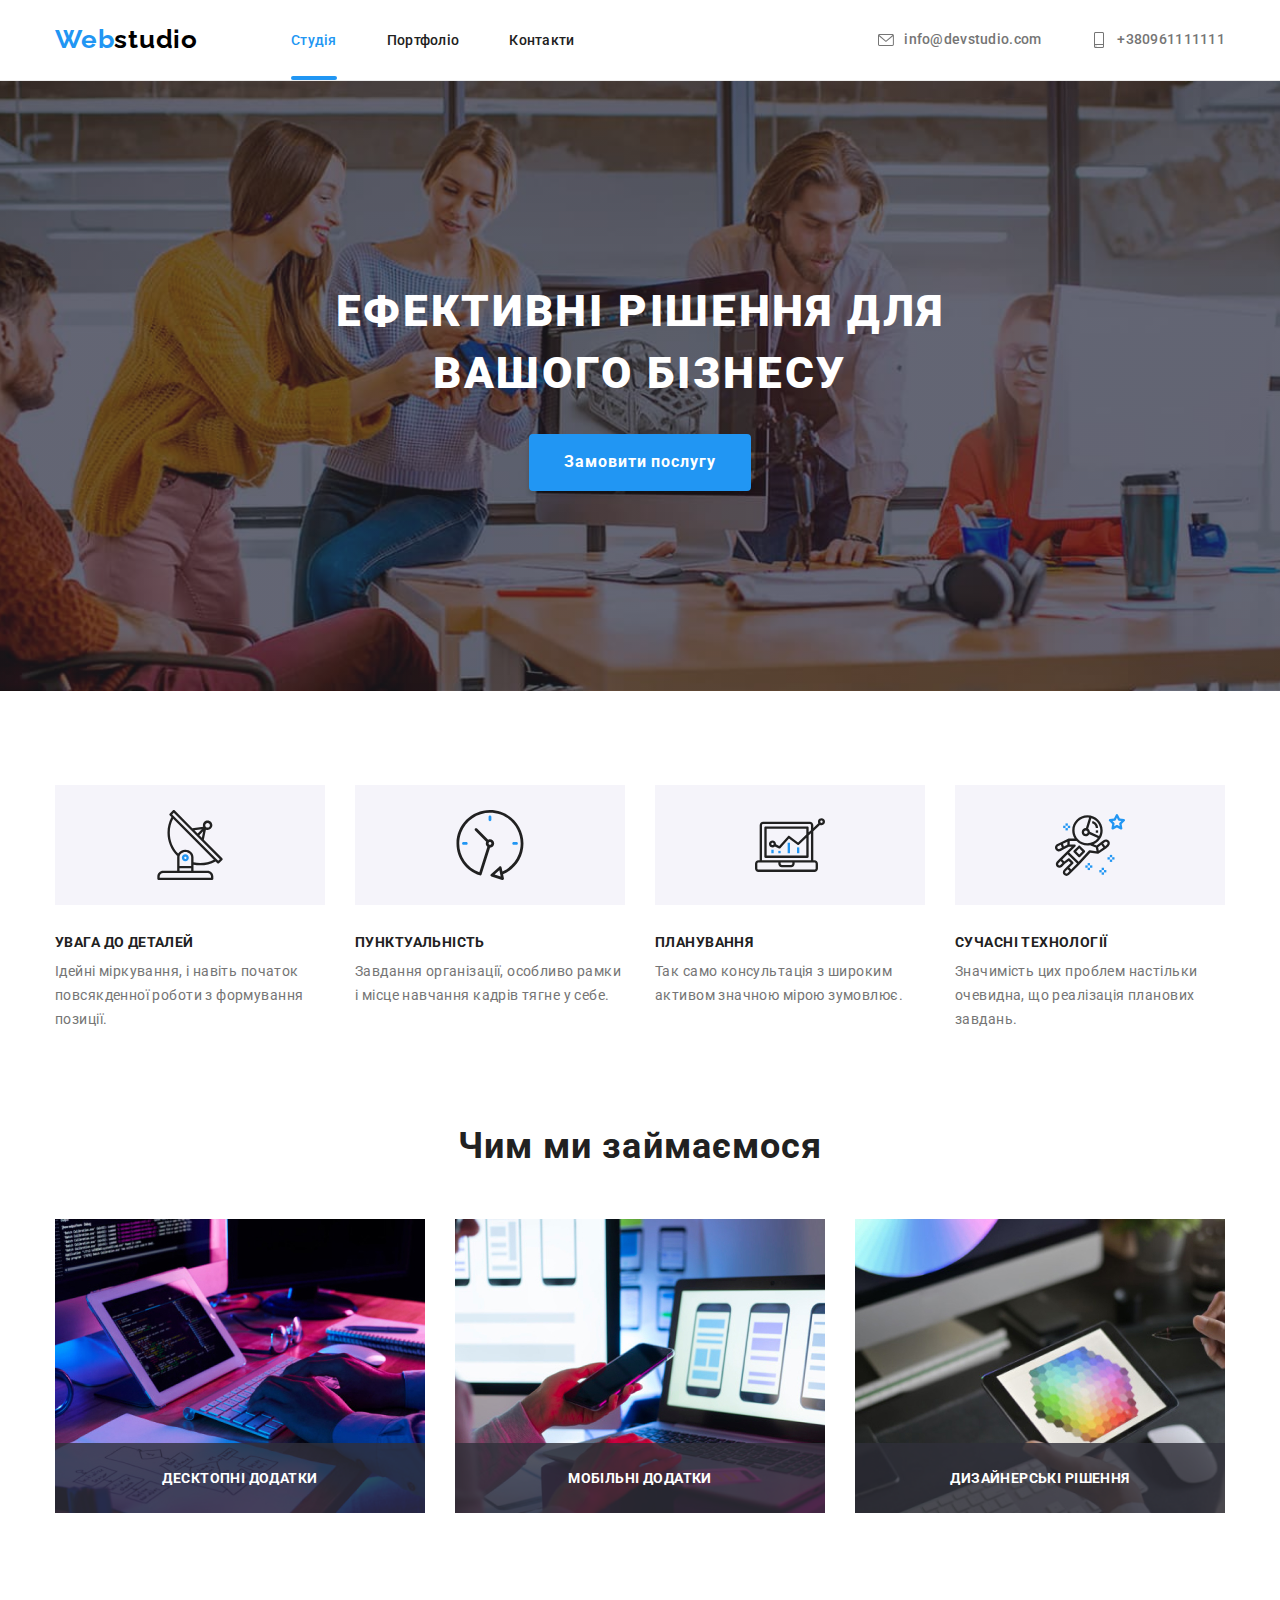
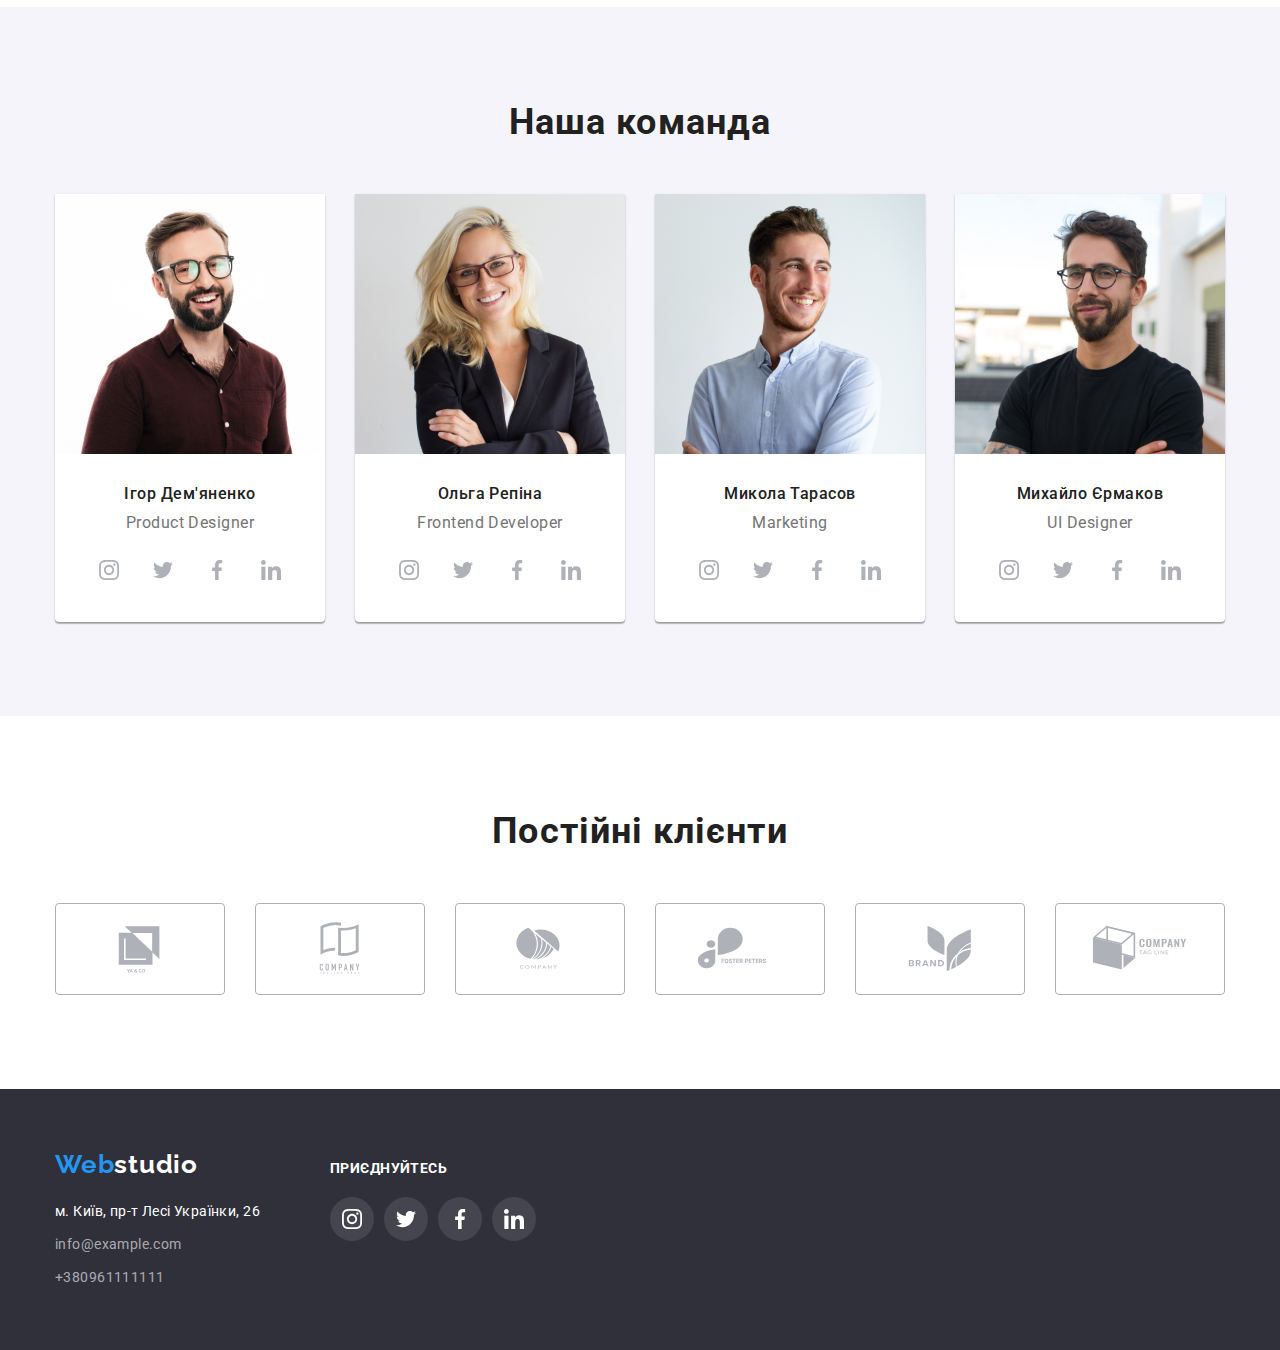
<file: index.html>
<!DOCTYPE html>
<html lang="uk">
    <head>
        <meta charset="UTF-8" />
        <meta http-equiv="X-UA-Compatible" content="IE=edge" />
        <meta name="viewport" content="width=device-width, initial-scale=1.0" />
        <title>Webstudio</title>
        <link rel="preconnect" href="https://fonts.googleapis.com" />
        <link rel="preconnect" href="https://fonts.gstatic.com" crossorigin />
        <link rel="preconnect" href="https://fonts.googleapis.com">
        <link rel="preconnect" href="https://fonts.gstatic.com" crossorigin>
        <link href="https://fonts.googleapis.com/css2?family=Raleway:wght@700&family=Roboto:wght@400;500;700;900&display=swap"
            rel="stylesheet">
        <link rel="stylesheet" href="https://cdnjs.cloudflare.com/ajax/libs/modern-normalize/1.1.0/modern-normalize.min.css">
        <link href="./styles/style.css" rel="stylesheet" />
    </head>
    <body>
        <!-- Header================================================== -->
        <header class="header">
            <div class="header__container container">
                <nav class="header__nav">
                    <a href="./" class="links logo-link">Web<span class="logo-studio">studio</span>
                    </a>
                    <ul class="header__nav-list">
                        <li class="header__nav-item ">
                            <a href="./" class="links header__nav-link curent-link">Студія</a>
                        </li>
                        <li class="header__nav-item">
                            <a href="./portfolio.html" class="links header__nav-link ">Портфоліо</a>
                        </li>
                        <li class="header__nav-item">
                            <a href="" class="links header__nav-link">Контакти</a>
                        </li>
                    </ul>
                </nav>
                <ul class="header__contact-list lists">
                    <li class="header__contact-item">
                        <a href="mailto:info@devstudio.com" class="links header__contact-link">
                            <svg width="16px" height="16px" class="header__contact-icon">
                                <use href="./images/icons.svg#mail">
                                </use>
                            </svg>
                            info@devstudio.com</a>
                    </li>
                    <li class="header__contact-item">
                        <a href="tel:+380961111111" class="links header__contact-link">
                            <svg width="16px" height="16px" class="header__contact-icon">
                                <use href="./images/icons.svg#phone"></use>
                            </svg>
                            +380961111111</a>
                    </li>
                </ul>
            </div>
        </header>
        <!--Main content========================================== -->
        <main>
            <!--Order service==================================== -->
            <section class="hero overlay">
                <h1 class="hero__title">Ефективні рішення для вашого бізнесу</h1>
                <button type="button" class="hero__button" data-modal-open>Замовити послугу</button>
            </section>
            <!--Hilites========================================== -->
            <section class="section">
                <h2 class="hilites__main-title visually-hidden">Відмінності</h2>
                <div class="container">
                    <ul class="lists hilites__list">
                        <li class="hilites__item">
                            <div class="hilites__thumb">
                                <svg width="70px" height="70px" class="hilites__icon">
                                    <use href="./images/icons.svg#antenna" ></use>
                                </svg>
                            </div>
                            <h3 class="hilites__title">УВАГА ДО ДЕТАЛЕЙ</h3>
                            <p class="hilites__par">
                                Ідейні міркування, і навіть початок повсякденної роботи з формування позиції.
                            </p>
                        </li>
                        <li class="hilites__item">
                            <div class="hilites__thumb">
                                <svg width="70px" height="70px" class="hilites__icon">
                                    <use href="./images/icons.svg#clock"></use>
                                </svg>
                            </div>
                            <h3 class="hilites__title">ПУНКТУАЛЬНІСТЬ</h3>
                            <p class="hilites__par">
                                Завдання організації, особливо рамки і місце навчання кадрів тягне у себе.
                            </p>
                        </li>
                        <li class="hilites__item">
                            <div class="hilites__thumb">
                                <svg width="70px" height="70px" class="hilites__icon">
                                    <use href="./images/icons.svg#diagram"></use>
                                </svg>
                            </div>
                            <h3 class="hilites__title">ПЛАНУВАННЯ</h3>
                            <p class="hilites__par">
                                Так само консультація з широким активом значною мірою зумовлює.
                            </p>
                        </li>
                        <li class="hilites__item">
                            <div class="hilites__thumb">
                                <svg width="70px" height="70px" class="hilites__icon">
                                    <use href="./images/icons.svg#astronaut"></use>
                                </svg>
                            </div>
                            <h3 class="hilites__title">СУЧАСНІ ТЕХНОЛОГІЇ</h3>
                            <p class="hilites__par">
                                Значимість цих проблем настільки очевидна, що реалізація планових завдань.
                            </p>
                        </li>
                    </ul>
                </div>
            </section>
            <!--Tasks========================================== -->
            <section class="tasks container">
                <h2 class="tasks__title titles">Чим ми займаємося</h2>
                <ul class="tasks__list lists">
                    <li class="tasks__item">
                        <div class="tasks__overlay">
                            <h3 class="tasks__overlay-title">Десктопні додатки</h3>
                        </div>
                        <img class="tasks__img" src="./images/box1.jpg" alt="Розробка програмного забезпечення" width="370"/>
                        
                    </li>
                    <li class="tasks__item">
                        <div class="tasks__overlay">
                            <h3 class="tasks__overlay-title">Мобільні додатки</h3>
                        </div>
                        <img class="tasks__img" src="./images/img.jpg" alt="Тестування мобільного додатку" width="370"/>
                        
                    </li>
                    <li class="tasks__item">
                        <div class="tasks__overlay">
                            <h3 class="tasks__overlay-title">Дизайнерські рішення</h3>
                        </div>
                        <img class="tasks__img" src="./images/img(1).jpg" alt="Робота з кольором" width="370"/>
                        
                    </li>
                </ul>
            </section>
            <!--Team============================================ -->
            <section class="section team__section">
                <div class="container">
                    <h2 class="team__title titles">Наша команда</h2>
                    <ul class="lists team__list">
                        <li class="team__item">
                            <img class="team__img" src="./images/img(2).jpg" alt="Дизайнер" width="270"/>
                            <div class="team__card">
                                <h3 class="team__member">Ігор Дем'яненко</h3>
                                <p class="par team__member-position" lang="en">Product Designer</p>
                                <ul class="team__socials">
                                    <li class="team__socials-item"><a  class="team__socials-link" href="https://www.instagram.com" target="_blank">
                                        <svg class="team__socials-icon" width="20px" height="20px">
                                            <use href="./images/icons.svg#instagram"></use>
                                        </svg>
                                    </a></li>
                                    <li class="team__socials-item"><a class="team__socials-link" href="https://twitter.com/" target="_blank">
                                        <svg class="team__socials-icon" width="20px" height="20px">
                                            <use href="./images/icons.svg#twitter"></use>
                                        </svg>
                                    </a></li>
                                    <li class="team__socials-item"><a class="team__socials-link" href="https://www.facebook.com/" target="_blank">
                                        <svg class="team__socials-icon" width="20px" height="20px">
                                            <use href="./images/icons.svg#facebook">
                                            </use>
                                        </svg>
                                    </a></li>
                                    <li class="team__socials-item"><a class="team__socials-link" href="https://www.linkedin.com/" target="_blank">
                                        <svg class="team__socials-icon" width="20px" height="20px">
                                            <use href="./images/icons.svg#linkedin"></use>
                                        </svg>
                                    </a></li>
                                </ul>
                            </div>
                        </li>
                        <li class="team__item">
                            <img class="team__img" src="./images/img(3).jpg" alt="Разработчик" width="270"/>
                            <div class="team__card">
                                <h3 class="team__member">Ольга Репіна</h3>
                                <p class="par team__member-position" lang="en">Frontend Developer</p>
                                <ul class="team__socials">
                                    <li class="team__socials-item"><a class="team__socials-link" href="https://www.instagram.com" target="_blank">
                                            <svg class="team__socials-icon" width="20px" height="20px">
                                                <use href="./images/icons.svg#instagram"></use>
                                            </svg>
                                        </a></li>
                                    <li class="team__socials-item"><a class="team__socials-link" href="https://twitter.com/" target="_blank">
                                            <svg class="team__socials-icon" width="20px" height="20px">
                                                <use href="./images/icons.svg#twitter"></use>
                                            </svg>
                                        </a></li>
                                    <li class="team__socials-item"><a class="team__socials-link" href="https://www.facebook.com/" target="_blank">
                                            <svg class="team__socials-icon" width="20px" height="20px">
                                                <use href="./images/icons.svg#facebook">
                                                </use>
                                            </svg>
                                        </a></li>
                                    <li class="team__socials-item"><a class="team__socials-link" href="https://www.linkedin.com/" target="_blank">
                                            <svg class="team__socials-icon" width="20px" height="20px">
                                                <use href="./images/icons.svg#linkedin"></use>
                                            </svg>
                                        </a></li>
                                </ul>
                            </div>
                        </li>
                        <li class="team__item">
                            <img class="team__img" src="./images/img(4).jpg" alt="Маркетолог" width="270"/>
                            <div class="team__card">
                                <h3 class="team__member">Микола Тарасов</h3>
                                <p class="par team__member-position" lang="en">Marketing</p>
                                <ul class="team__socials">
                                    <li class="team__socials-item"><a class="team__socials-link" href="https://www.instagram.com" target="_blank">
                                            <svg class="team__socials-icon" width="20px" height="20px">
                                                <use href="./images/icons.svg#instagram"></use>
                                            </svg>
                                        </a></li>
                                    <li class="team__socials-item"><a class="team__socials-link" href="https://twitter.com/" target="_blank">
                                            <svg class="team__socials-icon" width="20px" height="20px">
                                                <use href="./images/icons.svg#twitter"></use>
                                            </svg>
                                        </a></li>
                                    <li class="team__socials-item"><a class="team__socials-link" href="https://www.facebook.com/" target="_blank">
                                            <svg class="team__socials-icon" width="20px" height="20px">
                                                <use href="./images/icons.svg#facebook">
                                                </use>
                                            </svg>
                                        </a></li>
                                    <li class="team__socials-item"><a class="team__socials-link" href="https://www.linkedin.com/" target="_blank">
                                            <svg class="team__socials-icon" width="20px" height="20px">
                                                <use href="./images/icons.svg#linkedin"></use>
                                            </svg>
                                        </a></li>
                                </ul>
                            </div>
                        </li>
                        <li class="team__item">
                            <img class="team__img" src="./images/img(5).jpg" alt="Дизайнер" width="270"/>
                            <div class="team__card">
                                <h3 class="team__member">Михайло Єрмаков</h3>
                                <p class="par team__member-position" lang="en">UI Designer</p>
                                <ul class="team__socials">
                                    <li class="team__socials-item"><a class="team__socials-link" href="https://www.instagram.com" target="_blank">
                                            <svg class="team__socials-icon" width="20px" height="20px">
                                                <use href="./images/icons.svg#instagram"></use>
                                            </svg>
                                        </a></li>
                                    <li class="team__socials-item"><a class="team__socials-link" href="https://twitter.com/" target="_blank">
                                            <svg class="team__socials-icon" width="20px" height="20px">
                                                <use href="./images/icons.svg#twitter"></use>
                                            </svg>
                                        </a></li>
                                    <li class="team__socials-item"><a class="team__socials-link" href="https://www.facebook.com/" target="_blank">
                                            <svg class="team__socials-icon" width="20px" height="20px">
                                                <use href="./images/icons.svg#facebook">
                                                </use>
                                            </svg>
                                        </a></li>
                                    <li class="team__socials-item"><a class="team__socials-link" href="https://www.linkedin.com/" target="_blank">
                                            <svg class="team__socials-icon" width="20px" height="20px">
                                                <use href="./images/icons.svg#linkedin"></use>
                                            </svg>
                                        </a></li>
                                </ul>
                            </div>
                        </li>
                    </ul>
                </div>
            </section>
            <!-- Clients======================================= -->
            <section class="clients__section section">
                <div class="container">
                    <h2 class="clients__title titles">Постійні клієнти</h2>
                    <ul class="clients__list">
                        <li class="clients__item"><a href="#" target="_blank" class="clients__link">
                            <svg class="clients__logo" width="106" height="60">
                                <use href="./images/icons.svg#logo1"></use>
                            </svg>
                        </a></li>
                        <li class="clients__item"><a href="#" target="_blank" class="clients__link">
                            <svg class="clients__logo" width="106" height="60">
                                <use href="./images/icons.svg#logo2"></use>
                            </svg>
                        </a></li>
                        <li class="clients__item"><a href="#" target="_blank" class="clients__link">
                            <svg class="clients__logo" width="106" height="60">
                                <use href="./images/icons.svg#logo3"></use>
                            </svg>
                        </a></li>
                        <li class="clients__item"><a href="#" target="_blank" class="clients__link">
                            <svg class="clients__logo" width="106" height="60">
                                <use href="./images/icons.svg#logo4"></use>
                            </svg>
                        </a></li>
                        <li class="clients__item"><a href="#" target="_blank" class="clients__link">
                            <svg class="clients__logo" width="106" height="60">
                                <use href="./images/icons.svg#logo5"></use>
                            </svg>
                        </a></li>
                        <li class="clients__item"><a href="#" target="_blank" class="clients__link">
                            <svg class="clients__logo" width="106" height="60">
                                <use href="./images/icons.svg#logo6"></use>
                            </svg>
                        </a></li>
                    </ul>
                </div>

            </section>
        </main>
        <!--Footer=========================================== -->
        <footer class="footer">
            <div class="container footer__container">
                <div class="footer__adress">
                    <a href="./" class="links logo-link footer__logo">
                        <span class="logo-web">Web</span><span class="footer-studio">studio</span>
                    </a>
                    <address>
                        <ul>
                            <li class="footer__item">
                                <a href="https://www.google.com.ua/maps" target="_blank" rel="noopener noreferrer"
                                    class="links address footer__contact footer__contact-adress">м. Київ, пр-т Лесі Українки, 26</a>
                            </li>
                            <li class="footer__item">
                                <a href="mailto:info@example.com" class="links footer__contact">info@example.com</a>
                            </li>
                            <li class="footer__item">
                                <a href="tel:+380961111111" class="links footer__contact">+380961111111</a>
                            </li>
                        </ul>
                    </address>
                </div>
                <div class="footer__socials">
                    <p class="socials__title">приєднуйтесь</p>
                    <ul class="footer__social-list">
                        <li class="footer__socials-item"><a class="footer__socials-link" href="https://www.instagram.com" target="_blank">
                                <svg class="footer__socials-icon" width="20px" height="20px">
                                    <use href="./images/icons.svg#instagram"></use>
                                </svg>
                            </a></li>
                        <li class="footer__socials-item"><a class="footer__socials-link" href="https://twitter.com/" target="_blank">
                                <svg class="footer__socials-icon" width="20px" height="20px">
                                    <use href="./images/icons.svg#twitter"></use>
                                </svg>
                            </a></li>
                        <li class="footer__socials-item"><a class="footer__socials-link" href="https://www.facebook.com/" target="_blank">
                                <svg class="footer__socials-icon" width="20px" height="20px">
                                    <use href="./images/icons.svg#facebook">
                                    </use>
                                </svg>
                            </a></li>
                        <li class="footer__socials-item"><a class="footer__socials-link" href="https://www.linkedin.com/" target="_blank">
                                <svg class="footer__socials-icon" width="20px" height="20px">
                                    <use href="./images/icons.svg#linkedin"></use>
                                </svg>
                            </a></li>
                    </ul>

                </div>
            </div>
        </footer>
        <!-- Modal============================================ -->
        <div class="backdrop is-hidden " data-modal>
            <div class="modal">
                <button class="closebtn" type="button" data-modal-close>
                    <svg class="closebtn-icon" width="18px" height="18px">
                        <use href="./images/icons.svg#closebtn"></use>
                    </svg>
                </button>
                
            </div>
        </div>
<script src="./js/modal.js"></script>
    </body>
</html>
</file>
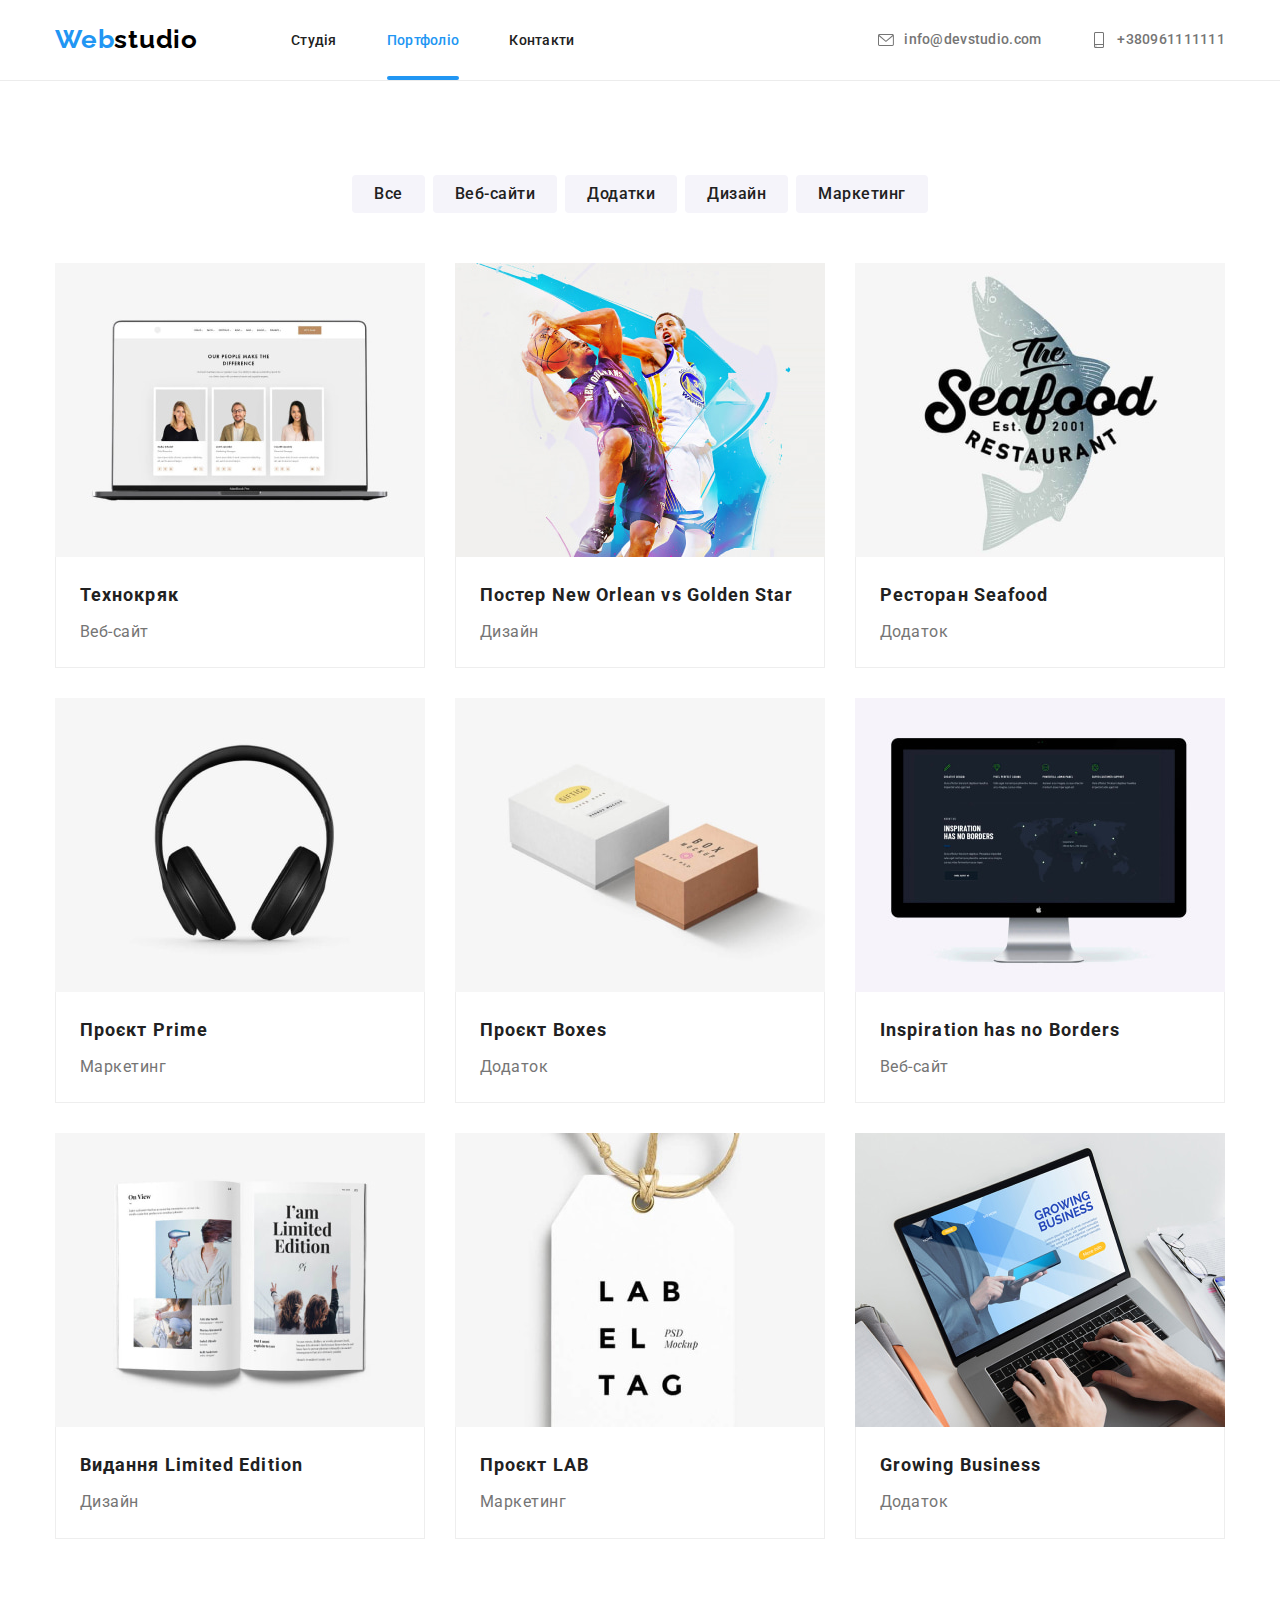
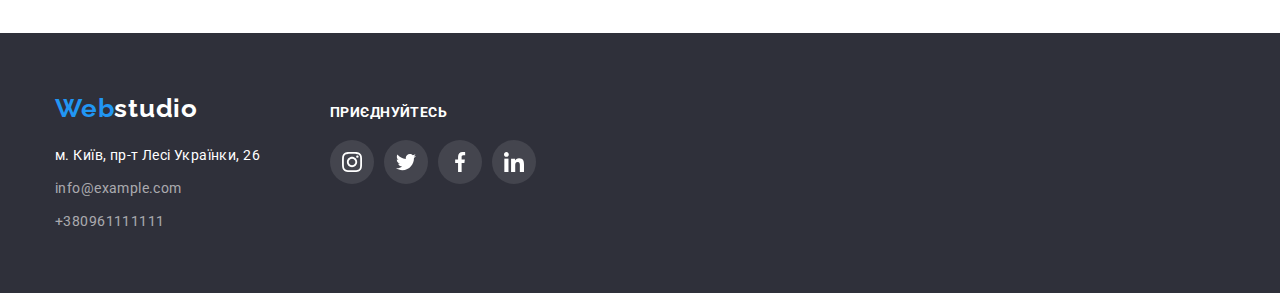
<file: portfolio.html>
<!DOCTYPE html>
<html lang="uk">
    <head>
        <meta charset="UTF-8" />
        <meta http-equiv="X-UA-Compatible" content="IE=edge" />
        <meta name="viewport" content="width=device-width, initial-scale=1.0" />
        <title>Portfolio</title>
        <link rel="preconnect" href="https://fonts.googleapis.com" />
        <link rel="preconnect" href="https://fonts.gstatic.com" crossorigin />
        <link rel="preconnect" href="https://fonts.googleapis.com">
        <link rel="preconnect" href="https://fonts.gstatic.com" crossorigin>
        <link href="https://fonts.googleapis.com/css2?family=Raleway:wght@700&family=Roboto:wght@400;500;700;900&display=swap"
            rel="stylesheet">
        <link rel="stylesheet" href="https://cdnjs.cloudflare.com/ajax/libs/modern-normalize/1.1.0/modern-normalize.min.css">
        <link href="./styles/style.css" rel="stylesheet" />
    </head>

    <body>
        <!--Header=================================================== -->
        <header class="header">
            <div class="header__container container">
                <nav class="header__nav">
                    <a href="./" class="links logo-link">Web<span class="logo-studio">studio</span>
                    </a>
                    <ul class="header__nav-list">
                        <li class="header__nav-item ">
                            <a href="./" class="links header__nav-link">Студія</a>
                        </li>
                        <li class="header__nav-item">
                            <a href="./portfolio.html" class="links header__nav-link curent-link">Портфоліо</a>
                        </li>
                        <li class="header__nav-item">
                            <a href="" class="links header__nav-link">Контакти</a>
                        </li>
                    </ul>
                </nav>
                <ul class="header__contact-list lists">
                    <li class="header__contact-item">
                        <a href="mailto:info@devstudio.com" class="links header__contact-link">
                            <svg width="16px" height="16px" class="header__contact-icon">
                                <use href="./images/icons.svg#mail">
                                </use>
                            </svg>
                            info@devstudio.com</a>
                    </li>
                    <li class="header__contact-item">
                        <a href="tel:+380961111111" class="links header__contact-link">
                            <svg width="16px" height="16px" class="header__contact-icon">
                                <use href="./images/icons.svg#phone"></use>
                            </svg>
                            +380961111111</a>
                    </li>
                </ul>
            </div>
        </header>
        <!--Main content============================================ -->
        <main class="main">
            <!-- Buttons============================================= -->
            <section class="portfolio__section section">
                <div class="container">
                    <h1 class="portfolio__title visually-hidden">Портфоліо</h1>
                    <ul class="portfolio__btn-list">
                        <li class="btn-list__item"><button type="button" class="portfolio__button">Все</button></li>
                        <li class="btn-list__item"><button type="button" class="portfolio__button">Веб-сайти</button></li>
                        <li class="btn-list__item"><button type="button" class="portfolio__button">Додатки</button></li>
                        <li class="btn-list__item"><button type="button" class="portfolio__button">Дизайн</button></li>
                        <li class="btn-list__item"><button type="button" class="portfolio__button">Маркетинг</button></li>
                    </ul>
                    <!-- Works========================================= -->
                    <ul class="works">
                        <li class="works__item">
                            <div class="works__thumb">
                                <img class="works__image" src="./images/imghw2004.jpg" alt="экран ноутбука" width="370"/>
                                <p class="works__description">Ресурс пропонує комплексні пропозиції з різним рівнем функціоналу та сервісів. Все це дозволить відвідувачу отримати вичерпні відомості про компанію чи приватну особу.</p>
                            </div>
                            <div class="works__card">
                                <h2 class="works__title">Технокряк</h2>
                                <p class="works__text">Веб-сайт</p>
                            </div>
                        </li>
                        <li class="works__item">
                            <div class="works__thumb">
                                <img class="works__image" src="./images/imghw2009.jpg" alt="баскетболисты" width="370"/>
                                <p class="works__description">Ресурс пропонує комплексні пропозиції з різним рівнем функціоналу та сервісів. Все це дозволить відвідувачу отримати вичерпні відомості про компанію чи приватну особу.</p>
                            </div>
                            <div class="works__card">
                                <h2 class="works__title">
                                Постер <span lang="en">New Orlean vs Golden Star</span>
                                </h2>
                                <p class="works__text">Дизайн</p>
                            </div>
                        </li>
                        <li class="works__item">
                            <div class="works__thumb">
                                <img class="works__image" src="./images/imghw2008.jpg" alt="логотип ресторана" width="370"/>
                                <p class="works__description">Ресурс пропонує комплексні пропозиції з різним рівнем функціоналу та сервісів. Все це дозволить відвідувачу отримати вичерпні відомості про компанію чи приватну особу.</p>
                            </div>
                        <div class="works__card">
                                <h2 class="works__title">Ресторан <span lang="en">Seafood</span></h2>
                                <p class="works__text">Додаток</p>
                            </div>
                        </li>
                        <li class="works__item">
                            <div class="works__thumb">
                                <img class="works__image" src="./images/imghw2007.jpg" alt="наушники" width="370"/>
                                <p class="works__description">Ресурс пропонує комплексні пропозиції з різним рівнем функціоналу та сервісів. Все це дозволить відвідувачу отримати вичерпні відомості про компанію чи приватну особу.</p>
                            </div>
                        <div class="works__card">
                                <h2 class="works__title">Проєкт <span lang="en">Prime</span></h2>
                                <p class="works__text">Маркетинг</p>
                            </div>
                        </li>
                        <li class="works__item">
                            <div class="works__thumb">
                                <img class="works__image" src="./images/imghw2006.jpg" alt="коробки" width="370"/>
                                <p class="works__description">Ресурс пропонує комплексні пропозиції з різним рівнем функціоналу та сервісів. Все це дозволить відвідувачу отримати вичерпні відомості про компанію чи приватну особу.</p>
                            </div>
                        <div class="works__card">
                                <h2 class="works__title">Проєкт <span lang="en">Boxes</span></h2>
                                <p class="works__text">Додаток</p>
                            </div>
                        </li>
                        <li class="works__item">
                            <div class="works__thumb">
                                <img class="works__image" src="./images/imghw2005.jpg" alt="экран копьютера" width="370"/>
                                <p class="works__description">Ресурс пропонує комплексні пропозиції з різним рівнем функціоналу та сервісів. Все це дозволить відвідувачу отримати вичерпні відомості про компанію чи приватну особу.</p>
                            </div>
                        <div class="works__card">
                                <h2 class="works__title" lang="en">Inspiration has no Borders</h2>
                                <p class="works__text">Веб-сайт</p>
                            </div>
                        </li>
                        <li class="works__item">
                            <div class="works__thumb">
                                <img class="works__image" src="./images/imghw2001.jpg" alt="журнал" width="370"/>
                                <p class="works__description">Ресурс пропонує комплексні пропозиції з різним рівнем функціоналу та сервісів. Все це дозволить відвідувачу отримати вичерпні відомості про компанію чи приватну особу.</p>
                            </div>
                        <div class="works__card">
                                <h2 class="works__title">Видання <span lang="en">Limited Edition</span></h2>
                                <p class="works__text">Дизайн</p>
                            </div>
                        </li>
                        <li class="works__item">
                            <div class="works__thumb">
                                <img class="works__image" src="./images/imghw2002.jpg" alt="ценник" width="370"/>
                                <p class="works__description">Ресурс пропонує комплексні пропозиції з різним рівнем функціоналу та сервісів. Все це дозволить відвідувачу отримати вичерпні відомості про компанію чи приватну особу.</p>
                            </div>
                            <div class="works__card">
                                <h2 class="works__title">Проєкт <span lang="en">LAB</span></h2>
                                <p class="works__text">Маркетинг</p>
                            </div>
                        </li>
                        <li class="works__item">
                            <div class="works__thumb">
                                <img class="works__image" src="./images/imghw2003.jpg" alt="экран ноутбука" width="370"/>
                                <p class="works__description">Ресурс пропонує комплексні пропозиції з різним рівнем функціоналу та сервісів. Все це дозволить відвідувачу отримати вичерпні відомості про компанію чи приватну особу.</p>
                            </div>
                        <div class="works__card">
                                <h2 class="works__title" lang="en">Growing Business</h2>
                                <p class="works__text">Додаток</p>
                            </div>
                        </li>
                    </ul>
                </div>
            </section>
        </main>
        <!--Footer=============================================== -->
        <footer class="footer">
            <div class="container footer__container">
                <div class="footer__adress">
                    <a href="./" class="links logo-link footer__logo">
                        <span class="logo-web">Web</span><span class="footer-studio">studio</span>
                    </a>
                    <address>
                        <ul>
                            <li class="footer__item">
                                <a href="https://www.google.com.ua/maps" target="_blank" rel="noopener noreferrer"
                                    class="links address footer__contact footer__contact-adress">м. Київ, пр-т Лесі Українки,
                                    26</a>
                            </li>
                            <li class="footer__item">
                                <a href="mailto:info@example.com" class="links footer__contact">info@example.com</a>
                            </li>
                            <li class="footer__item">
                                <a href="tel:+380961111111" class="links footer__contact">+380961111111</a>
                            </li>
                        </ul>
                    </address>
                </div>
                <div class="footer__socials">
                    <p class="socials__title">приєднуйтесь</p>
                    <ul class="footer__social-list">
                        <li class="footer__socials-item"><a class="footer__socials-link" href="https://www.instagram.com"
                                target="_blank">
                                <svg class="footer__socials-icon" width="20px" height="20px">
                                    <use href="./images/icons.svg#instagram"></use>
                                </svg>
                            </a></li>
                        <li class="footer__socials-item"><a class="footer__socials-link" href="https://twitter.com/"
                                target="_blank">
                                <svg class="footer__socials-icon" width="20px" height="20px">
                                    <use href="./images/icons.svg#twitter"></use>
                                </svg>
                            </a></li>
                        <li class="footer__socials-item"><a class="footer__socials-link" href="https://www.facebook.com/"
                                target="_blank">
                                <svg class="footer__socials-icon" width="20px" height="20px">
                                    <use href="./images/icons.svg#facebook">
                                    </use>
                                </svg>
                            </a></li>
                        <li class="footer__socials-item"><a class="footer__socials-link" href="https://www.linkedin.com/"
                                target="_blank">
                                <svg class="footer__socials-icon" width="20px" height="20px">
                                    <use href="./images/icons.svg#linkedin"></use>
                                </svg>
                            </a></li>
                    </ul>
        
                </div>
            </div>
        </footer>
    </body>
</html>
</file>
<file: styles/style.css>
/* Colors
primary background-color: #fff;
secondary background-color: #F5F4FA;
footer background-color: #2F303A;
titles color: #212121;
main text color: #757575;
acent color: #2196F3;


 */
:root {
    --main-font: 'Roboto';
    --second-font: 'Raleway';
    --titles-color: #212121;
    --acent-color: #2196f3;
    --text-color: #757575;
    --grey-color: #f5f4fa;
    --footer-color: #2f303a;
    --white-color: #ffffff;
    --black-color: #000000;
    --logo-gray: #afb1b8;
}

body {
    background-color: var(--white-color);
    font-family: var(--main-font), sans-serif;
    color: var(--titles-color);
    padding: 0;
    margin: 0;
    font-weight: 400;
    font-size: 14px;
}

/* сброс 
 html {
     box-sizing: border-box;
 }

 *,
 *::before,
 *::after {
 box-sizing: inherit;
 h1,
 h2,
 h3,
 h4,
 h5,
 h6,
 p {
 margin: 0;
 }

 ul,
 ol {
 margin: 0;
 padding-left: 0;
 }

 button {
 cursor: pointer;
 }

 img {
 display: block;
 max-width: 100%;
 height: auto;
 }

 .visually-hidden {
 position: absolute;
 white-space: nowrap;
 width: 1px;
 height: 1px;
 overflow: hidden;
 border: 0;
 padding: 0;
 clip: rect(0 0 0 0);
 clip-path: inset(50%);
 margin: -1px;
 }  */

h1,
h2,
h3,
h4,
h5,
h6 {
    margin: 0;
}

p {
    margin: 0;
}

button {
    cursor: pointer;
}

.links {
    text-decoration: none;
}

ul {
    list-style: none;
    margin: 0;
    padding: 0;
}

.container {
    max-width: 1200px;
    margin: 0 auto;
    padding: 0 15px;
}

.section {
    padding-top: 94px;
    padding-bottom: 94px;
}

.visually-hidden {
    position: absolute;
    width: 1px;
    height: 1px;
    margin: -1px;
    border: 0;
    padding: 0;
    clip: rect(0 0 0 0);
    overflow: hidden;
}

/* Header ==================================*/

.header {
    border-bottom: 1px solid #ececec;
}

.header__container {
    display: flex;

    align-items: center;
    justify-content: space-between;
    min-height: 80px;
}

.header__nav {
    display: flex;
    align-items: center;
}

.header__nav-list {
    display: flex;
}

.header__contact-list {
    display: flex;
}

.logo-link {
    display: block;
    font-family: var(--second-font);
    font-weight: 700;
    font-size: 26px;
    line-height: 1.2;
    letter-spacing: 0.03em;
    color: var(--acent-color);
    margin-right: 93px;
}

.logo-studio {
    color: var(--black-color);
    transition: color 250ms cubic-bezier(0.4, 0, 0.2, 1);
}

.logo-link:hover *,
.logo-link:focus * {
    color: var(--acent-color);
}

.header__nav-link {
    font-weight: 500;
    font-size: 14px;
    line-height: 1.1;
    letter-spacing: 0.02em;
    color: var(--titles-color);
    transition: color 250ms cubic-bezier(0.4, 0, 0.2, 1);
}

.header__nav-item {
    position: relative;
}

.header__nav-item:not(:last-child) {
    margin-right: 50px;
}

.header__nav-link:hover,
.header__nav-link:focus {
    color: var(--acent-color);
}

.curent-link {
    color: var(--acent-color);
    transition: color 250ms cubic-bezier(0.4, 0, 0.2, 1);
}

.curent-link::after {
    content: '';
    position: absolute;
    bottom: -32px;
    display: block;
    height: 4px;
    width: 100%;
    border-radius: 2px;
    background-color: var(--acent-color);
}

.curent-link:hover,
.curent-link:focus {
    color: var(--titles-color);
}

.header__contact-item:not(:last-child) {
    margin-right: 50px;
}

.header__contact-link {
    font-weight: 500;
    font-size: 14px;
    line-height: 1.1;
    letter-spacing: 0.02em;
    color: var(--text-color);
    display: flex;
    align-items: center;
    transition: color 250ms cubic-bezier(0.4, 0, 0.2, 1);
}

.header__contact-icon {
    display: inline-block;
    margin-right: 10px;
    fill: currentColor;
}

.header__contact-link:hover,
.header__contact-link:focus {
    color: var(--acent-color);
}

/* Main================================== */
/* Order service========================= */

.hero {
    display: flex;
    flex-direction: column;
    padding: 200px 0px 200px 0px;
    background-color: #c4c4c4;
    align-items: center;
}

.overlay {
    background-image: linear-gradient(0deg, rgba(47, 48, 58, 0.4), rgba(47, 48, 58, 0.4)),
        url(../images/heroimg.jpg);
    max-width: 1600px;
    margin-left: auto;
    margin-right: auto;
    background-size: cover;
    background-position: center;
}

.hero__title {
    font-weight: 900;
    font-size: 44px;
    line-height: 1.4;
    text-align: center;
    letter-spacing: 0.06em;
    text-transform: uppercase;
    color: var(--white-color);
    margin-bottom: 30px;
    max-width: 696px;
}

.hero__button {
    background-color: var(--acent-color);
    border: solid;
    border-radius: 4px;
    border-color: var(--acent-color);
    color: var(--white-color);
    padding: 10px 32px;
    cursor: pointer;
    font-family: inherit;
    font-weight: 700;
    font-size: 16px;
    line-height: 1.9;
    letter-spacing: 0.06em;
    box-shadow: 0px 4px 4px rgba(0, 0, 0, 0.15);
    transition: color 250ms cubic-bezier(0.4, 0, 0.2, 1),
        background-color 250ms cubic-bezier(0.4, 0, 0.2, 1);
    display: block;
    margin: 0 auto;
}

.hero__button:hover,
.hero__button:focus {
    background-color: rgba(255, 255, 255, 0.9);
    color: var(--acent-color);
    box-shadow: 0px 4px 4px rgba(0, 0, 0, 0.15);
}

.hero__button:active {
    color: var(--white-color);
    border-color: var(--white-color);
}

/* Hilites=============================== */

.hilites__list {
    display: flex;
}

.hilites__item {
    width: 270px;
}

.hilites__item:not(:last-child) {
    margin-right: 30px;
}

.hilites__thumb {
    background-color: var(--grey-color);
    height: 120px;
    margin-bottom: 30px;
    display: flex;
    align-items: center;
    justify-content: center;
}

.hilites__title {
    font-weight: 700;
    font-size: 14px;
    line-height: 1.1;
    letter-spacing: 0.03em;
    text-transform: uppercase;
    color: var(--titles-color);
    margin: 0px 0px 10px 0px;
}

.hilites__par {
    line-height: 1.7;
    letter-spacing: 0.03em;
    color: var(--text-color);
}

/* Tasks=============================== */

.titles {
    font-weight: 700;
    font-size: 36px;
    line-height: 1.2;
    text-align: center;
    letter-spacing: 0.03em;
    color: var(--titles-color);
    margin: 0px 0px 50px 0px;
}

.tasks__list {
    display: flex;
    justify-content: space-between;
    padding-bottom: 94px;
}

.tasks__item {
    position: relative;
}

.tasks__img {
    display: block;
}

.tasks__overlay {
    position: absolute;
    display: flex;
    align-items: center;
    justify-content: center;
    background-color: rgba(47, 48, 58, 0.8);
    bottom: 0;
    width: 100%;
    height: 70px;
}

.tasks__overlay-title {
    position: absolute;
    font-weight: 700;
    font-size: 14px;
    line-height: 16px;
    text-align: center;
    letter-spacing: 0.03em;
    text-transform: uppercase;
    color: var(--white-color);
}

/* Team================================ */

.team__section {
    background-color: var(--grey-color);
}

.team__list {
    display: flex;
    justify-content: space-between;
}

.team__item {
    background-color: var(--white-color);
    box-shadow: 0px 1px 3px rgba(0, 0, 0, 0.12), 0px 1px 1px rgba(0, 0, 0, 0.14),
        0px 2px 1px rgba(0, 0, 0, 0.2);
    border-radius: 0px 0px 4px 4px;
}

.team__img {
    display: block;
}

.team__card {
    padding: 30px 32px;
}

.team__member {
    font-weight: 500;
    font-size: 16px;
    line-height: 1.2;
    text-align: center;
    letter-spacing: 0.03em;
    color: var(--titles-color);
    margin: 0px 0px 10px 0px;
}

.team__member-position {
    font-size: 16px;
    line-height: 1.2;
    text-align: center;
    letter-spacing: 0.03em;
    color: var(--text-color);
    margin-bottom: 16px;
}

.team__socials {
    display: flex;
}

.team__socials-link {
    display: block;
    width: 44px;
    height: 44px;
    border-radius: 50%;
    background-color: transparent;
    color: var(--text-color);
    padding: 12px;
    transition: background-color 250ms cubic-bezier(0.4, 0, 0.2, 1);
}

.team__socials-item:not(:last-child) {
    margin-right: 10px;
}

.team__socials-icon {
    fill: var(--logo-gray);
    transition: fill 250ms cubic-bezier(0.4, 0, 0.2, 1);
}

.team__socials-link:hover,
.team__socials-link:focus {
    background-color: var(--acent-color);
}

.team__socials-link:hover .team__socials-icon,
.team__socials-link:focus .team__socials-icon {
    fill: var(--white-color);
}

/* Clients============================ */

.clients__list {
    display: flex;
    justify-content: space-between;
}

.clients__link {
    display: block;
    width: 170px;
    height: 92px;
    border: 1px solid var(--logo-gray);
    border-radius: 4px;
    display: flex;
    align-items: center;
    justify-content: center;
    transition: border-color 250ms cubic-bezier(0.4, 0, 0.2, 1);
}

.clients__logo {
    fill: var(--logo-gray);
    transition: fill 250ms cubic-bezier(0.4, 0, 0.2, 1);
}

.clients__link:hover,
.clients__link:focus {
    border-color: var(--acent-color);
}

.clients__link:hover .clients__logo,
.clients__link:focus .clients__logo {
    fill: var(--acent-color);
}

/* Footer================================ */

.footer {
    background-color: var(--footer-color);
    padding: 60px 0;
}

.footer-studio {
    color: var(--white-color);
    transition: color 250ms cubic-bezier(0.4, 0, 0.2, 1);
}

.footer__logo {
    display: inline-block;
    margin: 0px 0px 20px 0px;
}

.footer__logo:hover *,
.footer__logo:focus * {
    color: var(--acent-color);
}

.footer__item:not(:last-child) {
    margin-bottom: 9px;
}

.footer__contact {
    font-weight: 400;
    font-style: normal;
    font-size: 14px;
    line-height: 1.7;
    letter-spacing: 0.03em;
    color: rgba(255, 255, 255, 0.6);
    transition: color 250ms cubic-bezier(0.4, 0, 0.2, 1);
}

.footer__contact-adress {
    color: var(--white-color);
}

.footer__contact:hover,
.footer__contact:focus {
    color: var(--acent-color);
}

.footer__container {
    display: flex;
    align-items: baseline;
}

.footer__adress {
    margin-right: 70px;
}

.socials__title {
    font-weight: 700;
    font-size: 14px;
    line-height: 1.1;
    letter-spacing: 0.03em;
    text-transform: uppercase;
    color: var(--white-color);
    margin-bottom: 20px;
}

.footer__socials {
    display: flex;
    flex-direction: column;
}

.footer__social-list {
    display: flex;
}

.footer__socials-icon {
    fill: var(--white-color);
}

.footer__socials-link {
    display: block;
    width: 44px;
    height: 44px;
    border-radius: 50%;
    background-color: rgba(255, 255, 255, 0.1);
    color: var(--text-color);
    padding: 12px;
    transition: background-color 250ms cubic-bezier(0.4, 0, 0.2, 1);
}

.footer__socials-item:not(:last-child) {
    margin-right: 10px;
}

.footer__socials-link:hover,
.footer__socials-link:focus {
    background-color: var(--acent-color);
}

/* Portfolio Page========================= */

.portfolio__btn-list {
    display: flex;
    align-items: center;
    justify-content: center;
    margin-bottom: 50px;
}

.btn-list__item:not(:last-child) {
    margin-right: 8px;
}

.portfolio__button {
    background: var(--grey-color);
    border-radius: 4px;
    border: none;
    font-family: inherit;
    font-weight: 500;
    font-size: 16px;
    line-height: 1.6;
    text-align: center;
    letter-spacing: 0.03em;
    color: var(--titles-color);
    padding: 6px 22px;
    transition: all 0.3s ease-out;
    cursor: pointer;
    transition: background-color 250ms cubic-bezier(0.4, 0, 0.2, 1),
        color 250ms cubic-bezier(0.4, 0, 0.2, 1), box-shadow 250ms cubic-bezier(0.4, 0, 0.2, 1);
}

.portfolio__button:hover,
.portfolio__button:focus {
    background: var(--acent-color);
    box-shadow: 0px 3px 1px rgba(0, 0, 0, 0.1), 0px 1px 2px rgba(0, 0, 0, 0.08),
        0px 2px 2px rgba(0, 0, 0, 0.12);
    border-radius: 4px;
    color: var(--white-color);
}

.portfolio__button:active {
    background-color: var(--grey-color);
    color: var(--acent-color);
}

/* Works ===================== */

.works {
    display: flex;
    flex-wrap: wrap;
    justify-content: center;
    gap: 30px;
    flex-basis: calc((100% - 60px) / 3);
}

.works__item {
    transition: box-shadow 250ms cubic-bezier(0.4, 0, 0.2, 1);
}

.works__item:hover {
    box-shadow: 0px 1px 1px rgba(0, 0, 0, 0.12), 0px 4px 4px rgba(0, 0, 0, 0.06),
        1px 4px 6px rgba(0, 0, 0, 0.16);
}

.works__item:hover .works__description {
    opacity: 1;
    transform: translatey(0%);
}

.works__image {
    display: block;
}

.works__thumb {
    position: relative;
    overflow: hidden;
}

.works__description {
    position: absolute;
    left: 0;
    top: 0;
    transform: translatey(100%);
    width: 100%;
    height: 100%;
    padding: 24px;
    overflow: hidden;
    display: block;
    font-weight: 400;
    font-size: 18px;
    line-height: 1.56;
    letter-spacing: 0.03em;
    color: var(--white-color);
    background-color: rgba(33, 150, 243, 0.9);
    opacity: 0;
    transition: opacity 250ms cubic-bezier(0.4, 0, 0.2, 1),
        transform 250ms cubic-bezier(0.4, 0, 0.2, 1);
}

.works__card {
    padding: 20px 24px;
    border-left: 1px solid #eeeeee;
    border-right: 1px solid #eeeeee;
    border-bottom: 1px solid #eeeeee;
}

.works__title {
    font-weight: 700;
    font-size: 18px;
    line-height: 2;
    letter-spacing: 0.06em;
    color: var(--titles-color);
    margin: 0px 0px 4px 0px;
}

.works__text {
    font-size: 16px;
    line-height: 1.9;
    letter-spacing: 0.03em;
    color: var(--text-color);
}

/* Modal============================= */

.backdrop {
    position: fixed;
    opacity: 1;
    top: 0;
    left: 0;
    width: 100%;
    height: 100%;
    background-color: rgba(0, 0, 0, 0.2);
    transition: opacity 250ms cubic-bezier(0.4, 0, 0.2, 1);
}

.modal {
    position: absolute;
    top: 50%;
    left: 50%;
    transform: translate(-50%, -50%) scale(1);
    width: 528px;
    height: 581px;
    background: #ffffff;
    box-shadow: 0px 1px 3px rgba(0, 0, 0, 0.12), 0px 1px 1px rgba(0, 0, 0, 0.14),
        0px 2px 1px rgba(0, 0, 0, 0.2);
    border-radius: 4px;
    transition: transform 250ms cubic-bezier(0.4, 0, 0.2, 1);
}

.closebtn {
    position: absolute;
    top: 8px;
    right: 8px;
    display: flex;
    background: var(--white-color);
    border: 1px solid rgba(0, 0, 0, 0.1);
    border-radius: 50%;
    width: 30px;
    height: 30px;
    justify-content: center;
    align-items: center;
}

.closebtn-icon {
    fill: var(--black-color);
}

.closebtn:hover .closebtn-icon {
    fill: var(--acent-color);
}

.is-hidden {
    opacity: 0;
    pointer-events: none;
}

.backdrop.is-hidden .modal {
    transform: translate(-50%, -50%) scale(0.7);
}
</file>
